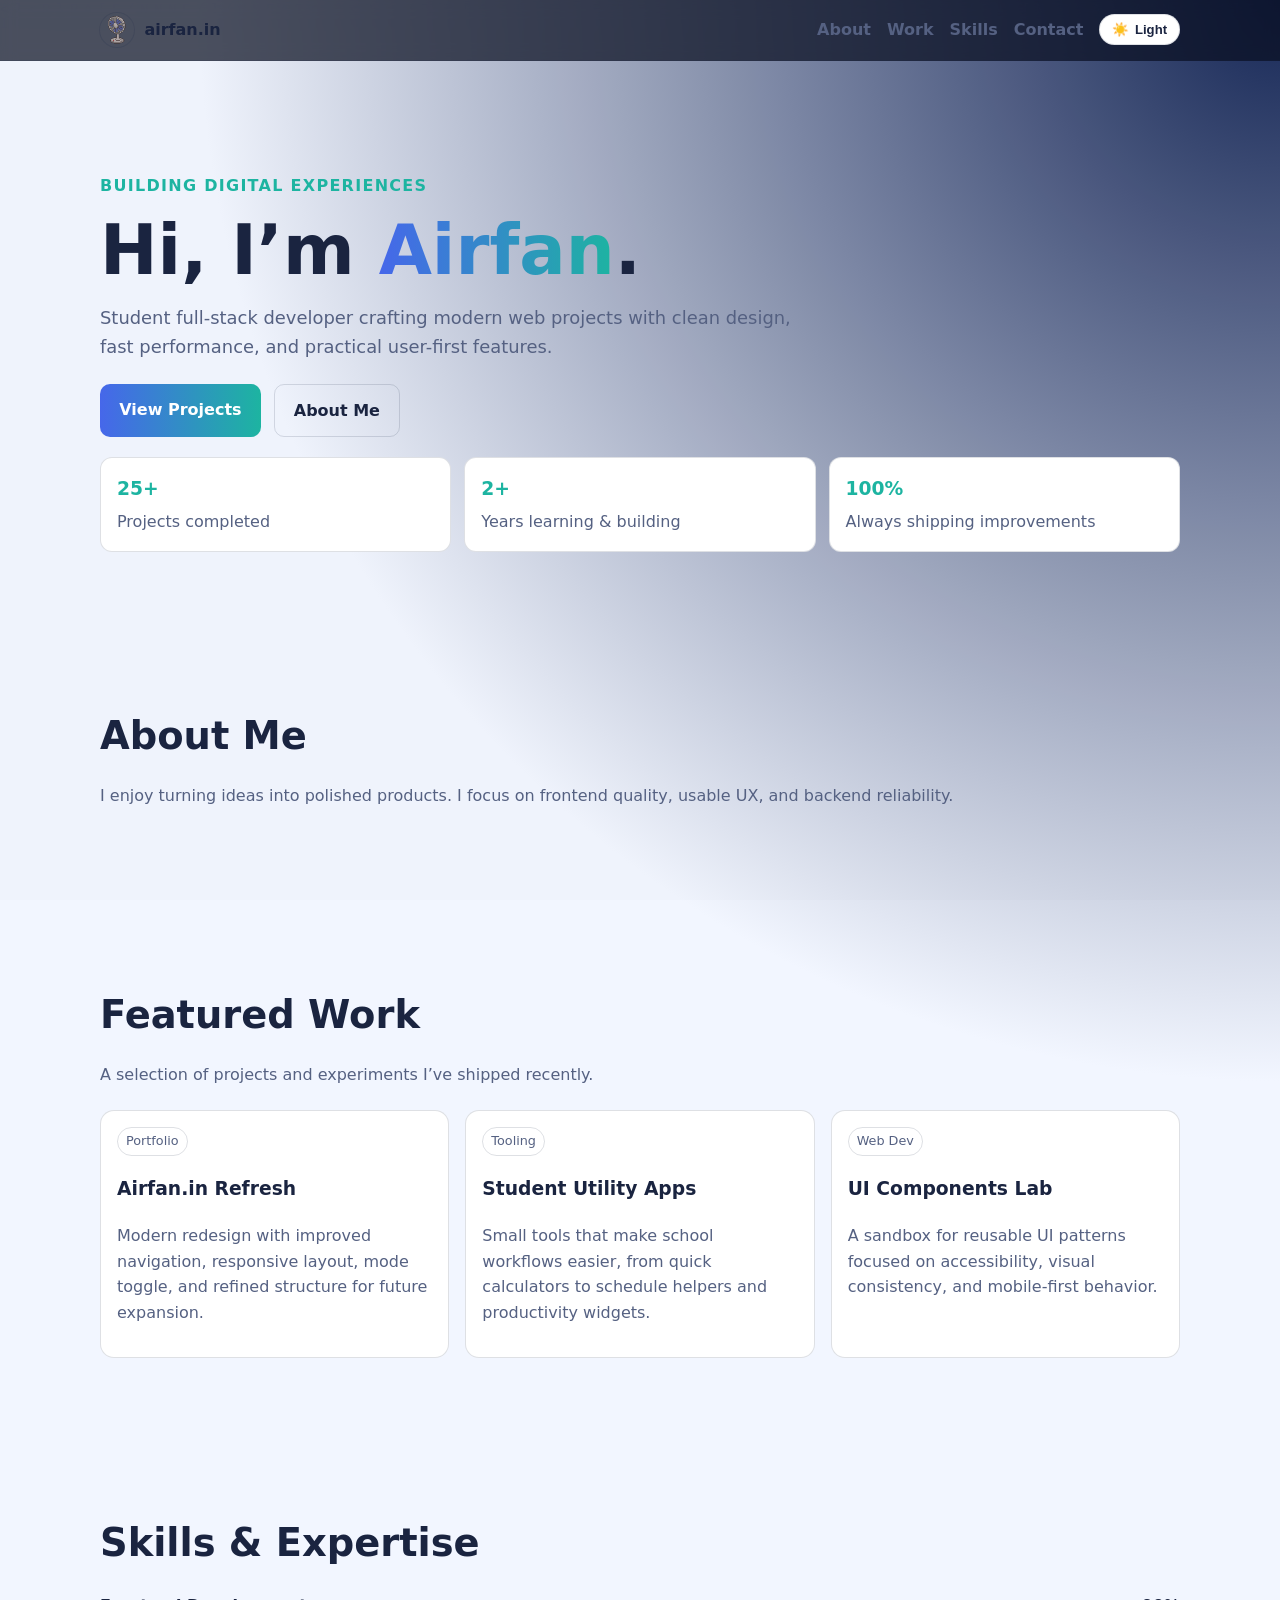
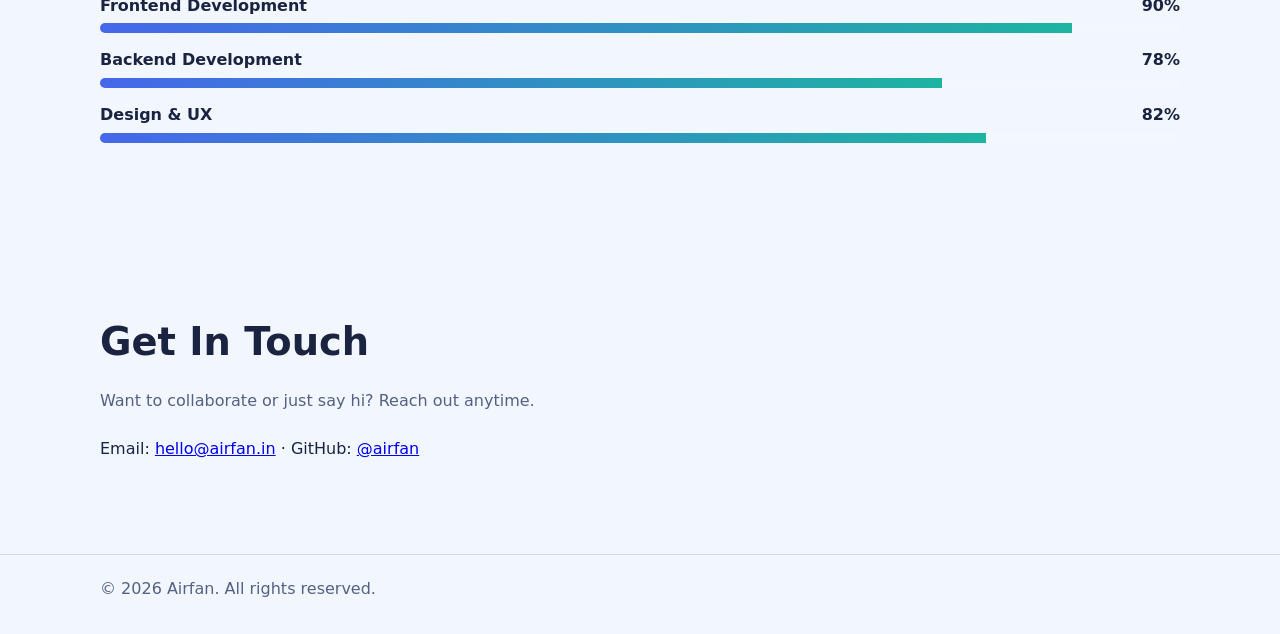
<file: web/index.html>
<!DOCTYPE html>
<html lang="en">
<head>
  <meta charset="UTF-8" />
  <meta name="viewport" content="width=device-width, initial-scale=1.0" />
  <title>Airfan.in | Building Digital Experiences</title>
  <meta name="description" content="Airfan is a student full-stack developer building modern, performant digital experiences." />
  <meta property="og:title" content="Airfan.in" />
  <meta property="og:description" content="Building digital experiences with a focus on speed and usability." />
  <meta property="og:url" content="https://airfan.in/new/" />
  <meta name="theme-color" content="#5b8cff" />
  <style>
    :root{--bg:#090f1f;--bg-2:#0f1630;--card:#131d3d;--text:#eef3ff;--muted:#aab8de;--brand:#6f8fff;--brand-2:#35d4c0;--border:rgba(255,255,255,.13)}
    body.light{--bg:#f2f6ff;--bg-2:#e9efff;--card:#ffffff;--text:#1a2440;--muted:#556182;--brand:#4667ea;--brand-2:#1db4a1;--border:rgba(26,36,64,.14)}
    *{box-sizing:border-box}html,body{margin:0;padding:0;scroll-behavior:smooth}
    body{font-family:Inter,system-ui,-apple-system,sans-serif;color:var(--text);background:radial-gradient(circle at top right,#182959,var(--bg) 42%);line-height:1.6}
    #matrixCanvas{position:fixed;inset:0;z-index:-1;opacity:.08}
    .container{width:min(1080px,92vw);margin:0 auto}
    header{position:sticky;top:0;z-index:20;background:rgba(10,16,34,.72);backdrop-filter:blur(8px);border-bottom:1px solid var(--border)}
    .nav-wrap{display:flex;align-items:center;justify-content:space-between;padding:.8rem 0}.logo{display:inline-flex;align-items:center;gap:.65rem;color:var(--text);text-decoration:none;font-weight:800}
    .logo-icon{width:34px;height:34px;border-radius:50%;object-fit:cover;display:block;box-shadow:0 0 0 1px var(--border)}
    nav ul{display:flex;list-style:none;gap:1rem;margin:0;padding:0;align-items:center}nav a{color:var(--muted);text-decoration:none;font-weight:600}nav a:hover{color:var(--text)}
    .theme-toggle{border:1px solid var(--border);background:var(--card);color:var(--text);border-radius:999px;padding:.45rem .75rem;cursor:pointer;display:inline-flex;align-items:center;gap:.35rem;font-weight:700}
    .theme-toggle .mode-label{font-size:.82rem}
    section{padding:4.8rem 0}.hero{padding-top:6rem}.eyebrow{color:var(--brand-2);font-weight:700;letter-spacing:.08em;text-transform:uppercase}
    h1{font-size:clamp(2.1rem,7vw,4.3rem);line-height:1.05;margin:.4rem 0 1rem}h1 span{background:linear-gradient(90deg,var(--brand),var(--brand-2));-webkit-background-clip:text;color:transparent}
    .lead{color:var(--muted);font-size:1.12rem;max-width:700px}.hero-actions{display:flex;flex-wrap:wrap;gap:.8rem;margin-top:1.4rem}
    .btn{display:inline-block;text-decoration:none;font-weight:700;padding:.78rem 1.2rem;border-radius:10px;color:#fff;background:linear-gradient(90deg,var(--brand),var(--brand-2))}
    .btn-secondary{background:transparent;color:var(--text);border:1px solid var(--border)}
    .stats{display:grid;grid-template-columns:repeat(3,minmax(0,1fr));gap:.8rem;margin-top:1.3rem}.stat{background:var(--card);border:1px solid var(--border);border-radius:12px;padding:1rem}.stat h3{margin:0;color:var(--brand-2)}.stat p{margin:.3rem 0 0;color:var(--muted)}
    h2{font-size:clamp(1.7rem,4vw,2.4rem);margin:0 0 1.2rem}.section-sub{color:var(--muted);margin-top:-.2rem;margin-bottom:1.4rem}
    .cards{display:grid;grid-template-columns:repeat(auto-fit,minmax(240px,1fr));gap:1rem}.card{background:var(--card);border:1px solid var(--border);border-radius:14px;padding:1rem}.chip{display:inline-block;border:1px solid var(--border);padding:.2rem .5rem;border-radius:999px;color:var(--muted);font-size:.8rem;margin-right:.35rem}
    .card p{color:var(--muted)}
    .skills .bar{margin-bottom:.9rem}.skills label{display:flex;justify-content:space-between;font-weight:600;margin-bottom:.3rem}.track{height:10px;background:rgba(255,255,255,.12);border-radius:999px;overflow:hidden}.fill{height:100%;background:linear-gradient(90deg,var(--brand),var(--brand-2))}
    footer{border-top:1px solid var(--border);padding:1.3rem 0 2rem;color:var(--muted)}
    @media (max-width:780px){nav ul{gap:.7rem;font-size:.92rem;flex-wrap:wrap;justify-content:flex-end}.stats{grid-template-columns:1fr}}
  </style>
</head>
<body>
  <canvas id="matrixCanvas" aria-hidden="true"></canvas>
  <header>
    <div class="container nav-wrap">
      <a href="#home" class="logo" aria-label="Airfan home"><img src="deskfan.webp" alt="Airfan logo" class="logo-icon" /><span>airfan.in</span></a>
      <nav aria-label="Main navigation">
        <ul>
          <li><a href="#about">About</a></li>
          <li><a href="#work">Work</a></li>
          <li><a href="#skills">Skills</a></li>
          <li><a href="#contact">Contact</a></li>
          <li><button id="themeToggle" class="theme-toggle" aria-label="Switch to light mode" aria-pressed="false" title="Switch to light mode"><span class="mode-icon" aria-hidden="true">🌙</span><span class="mode-label">Dark</span></button></li>
        </ul>
      </nav>
    </div>
  </header>

  <main id="home" class="container">
    <section class="hero">
      <p class="eyebrow">Building digital experiences</p>
      <h1>Hi, I’m <span>Airfan</span>.</h1>
      <p class="lead">Student full-stack developer crafting modern web projects with clean design, fast performance, and practical user-first features.</p>
      <div class="hero-actions"><a class="btn" href="#work">View Projects</a><a class="btn btn-secondary" href="#about">About Me</a></div>
      <div class="stats">
        <article class="stat"><h3>25+</h3><p>Projects completed</p></article>
        <article class="stat"><h3>2+</h3><p>Years learning & building</p></article>
        <article class="stat"><h3>100%</h3><p>Always shipping improvements</p></article>
      </div>
    </section>

    <section id="about">
      <h2>About Me</h2>
      <p class="section-sub">I enjoy turning ideas into polished products. I focus on frontend quality, usable UX, and backend reliability.</p>
    </section>

    <section id="work">
      <h2>Featured Work</h2>
      <p class="section-sub">A selection of projects and experiments I’ve shipped recently.</p>
      <div class="cards">
        <article class="card"><span class="chip">Portfolio</span><h3>Airfan.in Refresh</h3><p>Modern redesign with improved navigation, responsive layout, mode toggle, and refined structure for future expansion.</p></article>
        <article class="card"><span class="chip">Tooling</span><h3>Student Utility Apps</h3><p>Small tools that make school workflows easier, from quick calculators to schedule helpers and productivity widgets.</p></article>
        <article class="card"><span class="chip">Web Dev</span><h3>UI Components Lab</h3><p>A sandbox for reusable UI patterns focused on accessibility, visual consistency, and mobile-first behavior.</p></article>
      </div>
    </section>

    <section id="skills" class="skills">
      <h2>Skills & Expertise</h2>
      <div class="bar"><label><span>Frontend Development</span><span>90%</span></label><div class="track"><div class="fill" style="width:90%"></div></div></div>
      <div class="bar"><label><span>Backend Development</span><span>78%</span></label><div class="track"><div class="fill" style="width:78%"></div></div></div>
      <div class="bar"><label><span>Design & UX</span><span>82%</span></label><div class="track"><div class="fill" style="width:82%"></div></div></div>
    </section>

    <section id="contact">
      <h2>Get In Touch</h2>
      <p class="section-sub">Want to collaborate or just say hi? Reach out anytime.</p>
      <p>Email: <a href="mailto:hello@airfan.in">hello@airfan.in</a> · GitHub: <a href="https://github.com/airfan" target="_blank" rel="noopener noreferrer">@airfan</a></p>
    </section>
  </main>

  <footer>
    <div class="container">© <span id="currentYear"></span> Airfan. All rights reserved.</div>
  </footer>

  <script>
    const yearEl=document.getElementById('currentYear'); if(yearEl) yearEl.textContent=new Date().getFullYear();
    const themeToggle=document.getElementById('themeToggle'); const modeIcon=themeToggle?.querySelector('.mode-icon'); const modeLabel=themeToggle?.querySelector('.mode-label');
    const savedTheme=localStorage.getItem('theme'); const prefersLight=window.matchMedia&&window.matchMedia('(prefers-color-scheme: light)').matches; const initialLightMode=savedTheme?savedTheme==='light':prefersLight;
    const updateThemeUi=(isLight)=>{document.body.classList.toggle('light',isLight); if(modeIcon) modeIcon.textContent=isLight?'☀️':'🌙'; if(modeLabel) modeLabel.textContent=isLight?'Light':'Dark'; if(themeToggle){themeToggle.setAttribute('aria-pressed',String(isLight)); themeToggle.setAttribute('aria-label',isLight?'Switch to dark mode':'Switch to light mode'); themeToggle.title=isLight?'Switch to dark mode':'Switch to light mode';}};
    updateThemeUi(initialLightMode); if(themeToggle){themeToggle.addEventListener('click',()=>{const isLight=!document.body.classList.contains('light'); updateThemeUi(isLight); localStorage.setItem('theme',isLight?'light':'dark');});}
    const canvas=document.getElementById('matrixCanvas');
    if(canvas){const ctx=canvas.getContext('2d');const chars='AIRFAN01<>/{}[]';const fontSize=14;let columns,drops;const reset=()=>{canvas.width=innerWidth;canvas.height=innerHeight;columns=Math.floor(canvas.width/fontSize);drops=Array(columns).fill(1)};const draw=()=>{ctx.fillStyle='rgba(0,0,0,.08)';ctx.fillRect(0,0,canvas.width,canvas.height);ctx.fillStyle='#6f8fff';ctx.font=`${fontSize}px monospace`;for(let i=0;i<drops.length;i++){const t=chars.charAt(Math.floor(Math.random()*chars.length));ctx.fillText(t,i*fontSize,drops[i]*fontSize);if(drops[i]*fontSize>canvas.height&&Math.random()>0.975)drops[i]=0;drops[i]++}};reset();setInterval(draw,40);addEventListener('resize',reset)}
  </script>
</body>
</html>
</file>
